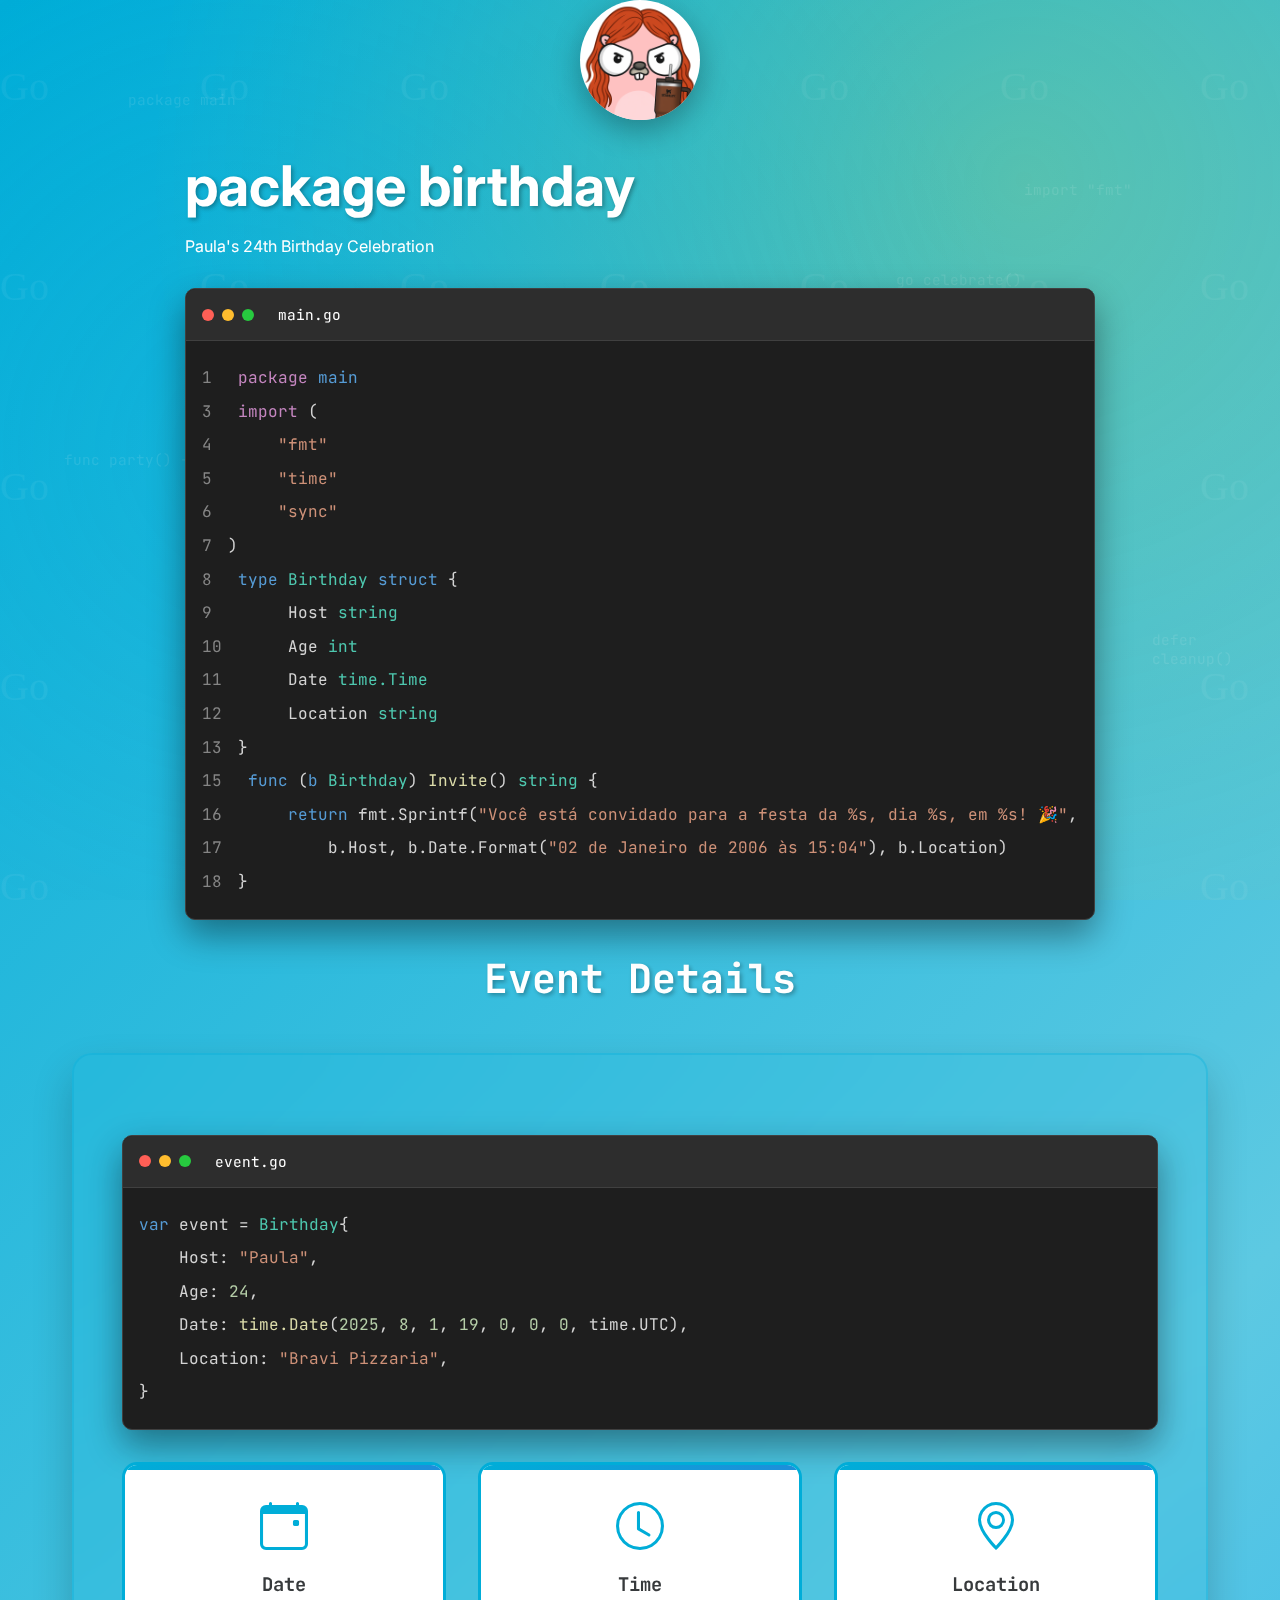
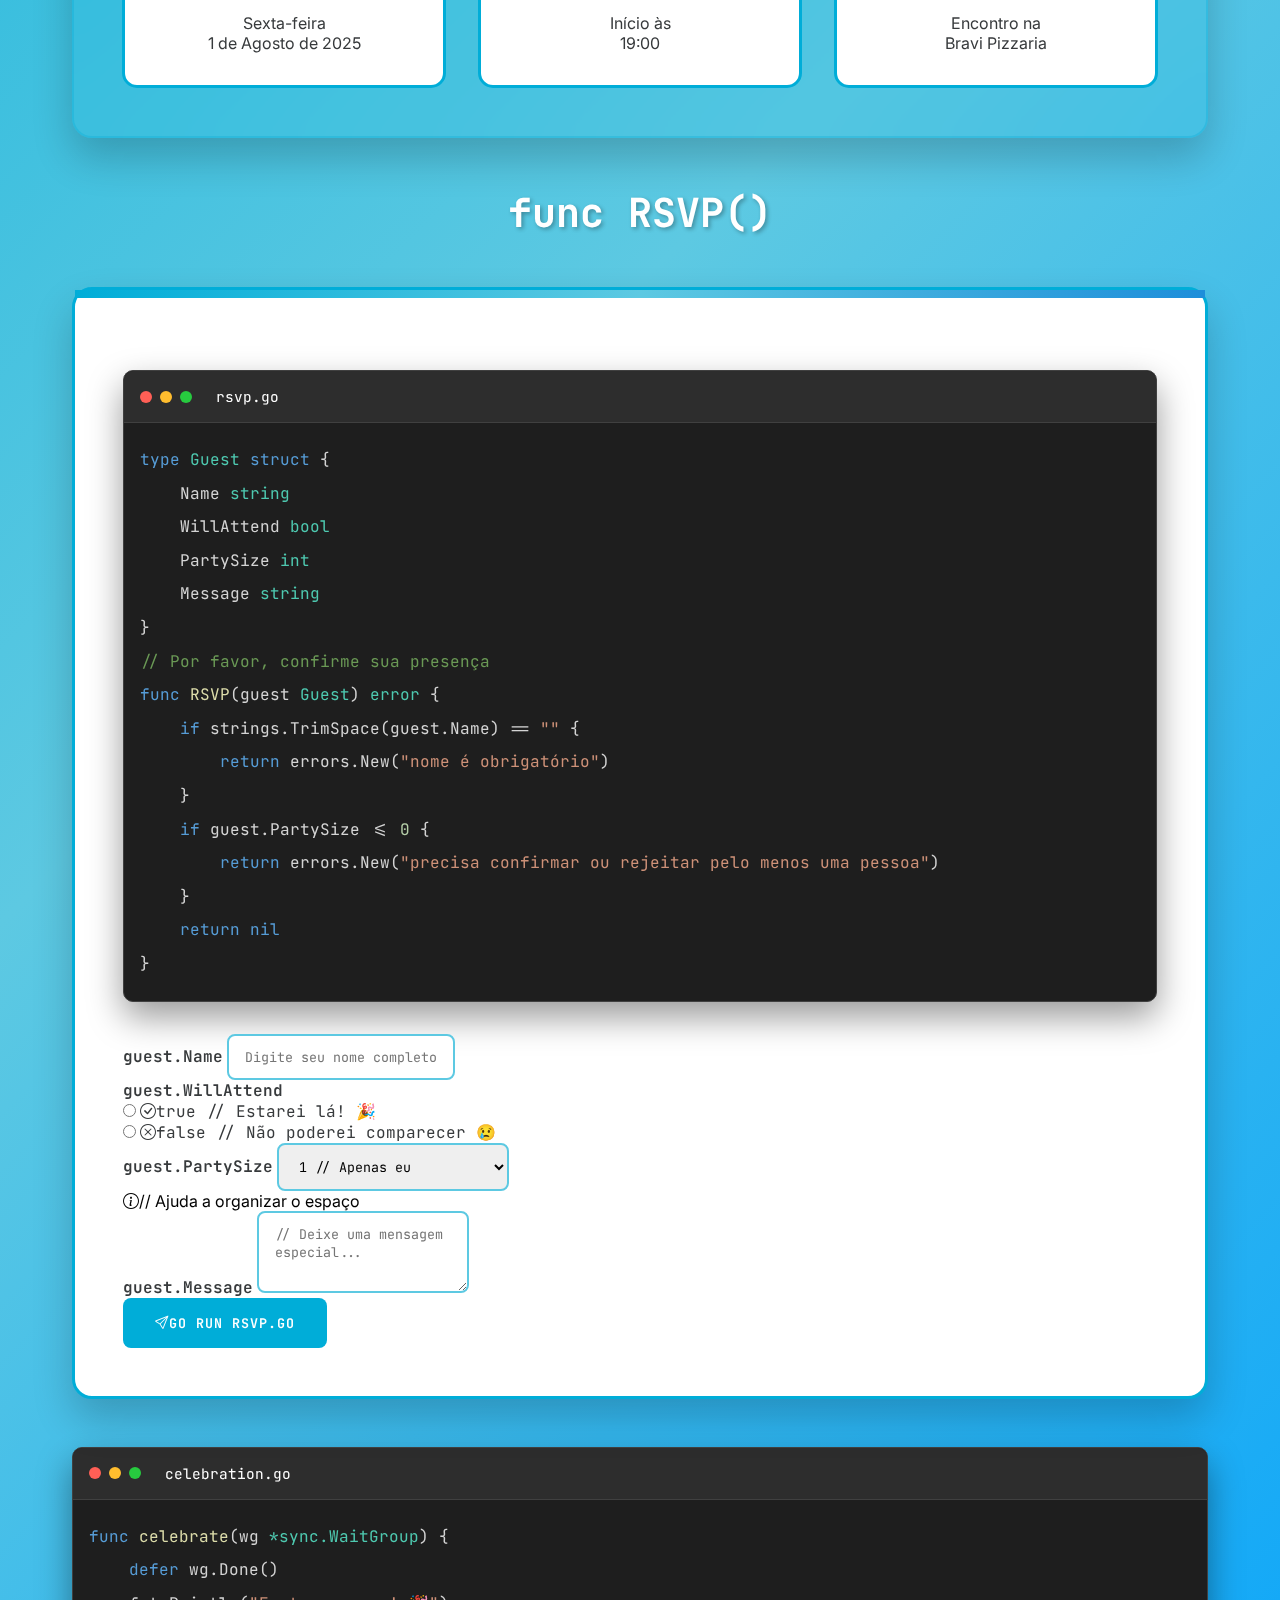
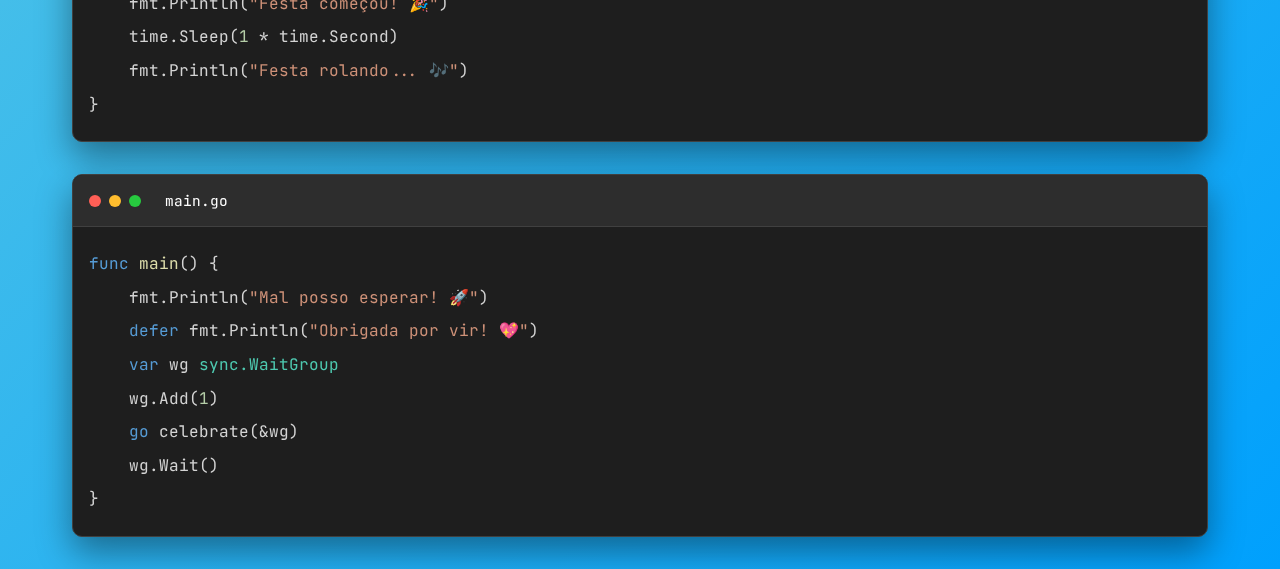
<file: index.html>
<!DOCTYPE html>
<html lang="pt-br">
<head>
    <meta charset="UTF-8">
    <meta name="viewport" content="width=device-width, initial-scale=1.0">
    <title>package main | Paula's Birthday</title>
    <link href="https://cdn.jsdelivr.net/npm/bootstrap@5.3.7/dist/css/bootstrap.min.css" rel="stylesheet" integrity="sha384-LN+7fdVzj6u52u30Kp6M/trliBMCMKTyK833zpbD+pXdCLuTusPj697FH4R/5mcr" crossorigin="anonymous">
    <link rel="stylesheet" href="https://cdn.jsdelivr.net/npm/bootstrap-icons@1.11.3/font/bootstrap-icons.min.css">
    <link rel="preconnect" href="https://fonts.googleapis.com">
    <link rel="preconnect" href="https://fonts.gstatic.com" crossorigin>
    <link href="https://fonts.googleapis.com/css2?family=JetBrains+Mono:wght@300;400;500;600;700&family=Inter:wght@300;400;500;600;700&display=swap" rel="stylesheet">
    <link rel="stylesheet" href="birthday.css">
</head>
<body>
    <div class="floating-gophers">
        <div class="floating-code" style="top: 10%; left: 10%; animation-delay: 0s;">package main</div>
        <div class="floating-code" style="top: 20%; left: 80%; animation-delay: 5s;">import "fmt"</div>
        <div class="floating-code" style="top: 50%; left: 5%; animation-delay: 10s;">func party() {</div>
        <div class="floating-code" style="top: 70%; left: 90%; animation-delay: 15s;">defer cleanup()</div>
        <div class="floating-code" style="top: 80%; left: 30%; animation-delay: 8s;">// Go celebrate!</div>
        <div class="floating-code" style="top: 30%; left: 70%; animation-delay: 12s;">go celebrate()</div>
        <div class="floating-code" style="top: 60%; left: 15%; animation-delay: 18s;">fmt.Println("🎉")</div>
        <div class="floating-code" style="top: 40%; left: 85%; animation-delay: 22s;">}</div>
    </div>

    <section class="hero-section">
        <div class="container-custom">
            <div class="hero-content">
                <div class="go-logo mt-5">
                    <img class="go-mascot" src="assets/img/paula-gopher.png">
                </div>
                <h1 class="text-center">package birthday</h1>
                <p class="lead mb-4 text-center">Paula's 24th Birthday Celebration</p>
                
                <div class="code-editor">
                    <div class="code-header">
                        <div class="code-dot red"></div>
                        <div class="code-dot yellow"></div>
                        <div class="code-dot green"></div>
                        <div class="code-filename">main.go</div>
                    </div>
                    <div class="code-content go-font">
                        <div class="code-line">
                            <span class="line-number">1</span>
                            <span class="go-package">package</span> <span class="go-keyword">main</span>
                        </div>
                        <div class="code-line">
                            <span class="line-number">3</span>
                            <span class="go-package">import</span> (
                        </div>
                        <div class="code-line">
                            <span class="line-number">4</span>
                            &nbsp;&nbsp;&nbsp;&nbsp;<span class="go-string">"fmt"</span>
                        </div>
                        <div class="code-line">
                            <span class="line-number">5</span>
                            &nbsp;&nbsp;&nbsp;&nbsp;<span class="go-string">"time"</span>
                        </div>
                        <div class="code-line">
                            <span class="line-number">6</span>
                            &nbsp;&nbsp;&nbsp;&nbsp;<span class="go-string">"sync"</span>
                        </div>
                        <div class="code-line">
                            <span class="line-number">7</span>)
                        </div>
                        <div class="code-line">
                            <span class="line-number">8</span>
                            <span class="go-keyword">type</span> <span class="go-type">Birthday</span> <span class="go-keyword">struct</span> {
                        </div>
                        <div class="code-line">
                            <span class="line-number">9</span>
                            &nbsp;&nbsp;&nbsp;&nbsp; Host <span class="go-type">string</span>
                        </div>
                        <div class="code-line">
                            <span class="line-number">10</span>
                            &nbsp;&nbsp;&nbsp;&nbsp;Age <span class="go-type">int</span> 
                        </div>
                        <div class="code-line">
                            <span class="line-number">11</span>
                            &nbsp;&nbsp;&nbsp;&nbsp;Date <span class="go-type">time.Time</span>
                        </div>
                        <div class="code-line">
                            <span class="line-number">12</span>
                            &nbsp;&nbsp;&nbsp;&nbsp;Location <span class="go-type">string</span> 
                        </div>
                        <div class="code-line">
                            <span class="line-number">13</span>}
                        </div>
                        <div class="code-line">
                            <span class="line-number">15</span>
                            <span class="go-keyword">func</span> (<span class="go-keyword">b</span> <span class="go-type">Birthday</span>) <span class="go-function">Invite</span>() <span class="go-type">string</span> {
                        </div>
                        <div class="code-line">
                            <span class="line-number">16</span>
                            &nbsp;&nbsp;&nbsp;&nbsp;<span class="go-keyword">return</span> fmt.Sprintf(<span class="go-string">"Você está convidado para a festa da %s, dia %s, em %s! 🎉"</span>,
                        </div>
                        <div class="code-line">
                            <span class="line-number">17</span>
                            &nbsp;&nbsp;&nbsp;&nbsp;&nbsp;&nbsp;&nbsp;&nbsp;b.Host, b.Date.Format(<span class="go-string">"02 de Janeiro de 2006 às 15:04"</span>), b.Location)
                        </div>
                        <div class="code-line">
                            <span class="line-number">18</span>}
                        </div>
                    </div>
                    
                </div>
            </div>
        </div>
    </section>

    <section class="py-5">
        <div class="container-custom">
            <h2 class="section-title">Event Details</h2>
            
            <div class="details-section">
                <div class="code-editor">
                    <div class="code-header">
                        <div class="code-dot red"></div>
                        <div class="code-dot yellow"></div>
                        <div class="code-dot green"></div>
                        <div class="code-filename">event.go</div>
                    </div>
                    <div class="code-content go-font">
                        <div class="code-line">
                            <span class="go-keyword">var</span> event = <span class="go-type">Birthday</span>{
                        </div>
                        <div class="code-line">
                            &nbsp;&nbsp;&nbsp;&nbsp;Host: <span class="go-string">"Paula"</span>,
                        </div>
                        <div class="code-line">
                            &nbsp;&nbsp;&nbsp;&nbsp;Age: <span class="go-number">24</span>,
                        </div>
                        <div class="code-line">
                            &nbsp;&nbsp;&nbsp;&nbsp;Date: <span class="go-function">time.Date</span>(<span class="go-number">2025</span>, <span class="go-number">8</span>, <span class="go-number">1</span>, <span class="go-number">19</span>, <span class="go-number">0</span>, <span class="go-number">0</span>, <span class="go-number">0</span>, time.UTC),
                        </div>
                        <div class="code-line">
                            &nbsp;&nbsp;&nbsp;&nbsp;Location: <span class="go-string">"Bravi Pizzaria"</span>,
                        </div>
                        <div class="code-line">
                            }
                        </div>
                    </div>
                    
                </div>
                
                <div class="details-grid">
                    <div class="detail-card">
                        <div class="detail-icon">
                            <i class="bi bi-calendar-event"></i>
                        </div>
                        <h3>Date</h3>
                        <p class="mb-1">Sexta-feira</p>
                        <p class="h5 mb-0">1 de Agosto de 2025</p>
                    </div>
                    
                    <div class="detail-card">
                        <div class="detail-icon">
                            <i class="bi bi-clock"></i>
                        </div>
                        <h3>Time</h3>
                        <p class="mb-1">Início às</p>
                        <p class="h5 mb-0">19:00</p>
                    </div>
                    
                    <div class="detail-card">
                        <div class="detail-icon">
                            <i class="bi bi-geo-alt"></i>
                        </div>
                        <h3>Location</h3>
                        <p class="mb-1">Encontro na</p>
                        <p class="h5 mb-0">Bravi Pizzaria</p>
                    </div>
                </div>
            </div>
        </div>
    </section>

    <section class="py-5">
        <div class="container-custom">
            <h2 class="section-title">func RSVP()</h2>
            
            <div class="form-container">
                <div class="code-editor mb-4">
                    <div class="code-header">
                        <div class="code-dot red"></div>
                        <div class="code-dot yellow"></div>
                        <div class="code-dot green"></div>
                        <div class="code-filename">rsvp.go</div>
                    </div>
                    <div class="code-content go-font">
                        <div class="code-line">
                            <span class="go-keyword">type</span> <span class="go-type">Guest</span> <span class="go-keyword">struct</span> {
                        </div>
                        <div class="code-line">
                            &nbsp;&nbsp;&nbsp;&nbsp;Name <span class="go-type">string</span>
                        </div>
                        <div class="code-line">
                            &nbsp;&nbsp;&nbsp;&nbsp;WillAttend <span class="go-type">bool</span>
                        </div>
                        <div class="code-line">
                            &nbsp;&nbsp;&nbsp;&nbsp;PartySize <span class="go-type">int</span>
                        </div>
                        <div class="code-line">
                            &nbsp;&nbsp;&nbsp;&nbsp;Message <span class="go-type">string</span>
                        </div>
                        <div class="code-line">
                            }
                        </div>
                        <div class="code-line">
                            <span class="go-comment">// Por favor, confirme sua presença</span>
                        </div>
                        <div class="code-line">
                            <span class="go-keyword">func</span> <span class="go-function">RSVP</span>(guest <span class="go-type">Guest</span>) <span class="go-type">error</span> {
                        </div>
                        <div class="code-line">
                            &nbsp;&nbsp;&nbsp;&nbsp;<span class="go-keyword">if</span> strings.TrimSpace(guest.Name) == <span class="go-string">""</span> {
                        </div>
                        <div class="code-line">
                            &nbsp;&nbsp;&nbsp;&nbsp;&nbsp;&nbsp;&nbsp;&nbsp;<span class="go-keyword">return</span> errors.New(<span class="go-string">"nome é obrigatório"</span>)
                        </div>
                        <div class="code-line">
                            &nbsp;&nbsp;&nbsp;&nbsp;}
                        </div>
                        <div class="code-line">
                            &nbsp;&nbsp;&nbsp;&nbsp;<span class="go-keyword">if</span> guest.PartySize <= <span class="go-number">0</span> {
                        </div>
                        <div class="code-line">
                            &nbsp;&nbsp;&nbsp;&nbsp;&nbsp;&nbsp;&nbsp;&nbsp;<span class="go-keyword">return</span> errors.New(<span class="go-string">"precisa confirmar ou rejeitar pelo menos uma pessoa"</span>)
                        </div>
                        <div class="code-line">
                            &nbsp;&nbsp;&nbsp;&nbsp;}
                        </div>
                        <div class="code-line">
                            &nbsp;&nbsp;&nbsp;&nbsp;<span class="go-keyword">return</span> <span class="go-keyword">nil</span>
                        </div>
                        <div class="code-line">
                            }
                        </div>
                    </div>
                    
                </div>
                
                <form id="rsvp-form" >
                    <div class="mb-4">
                        <label for="nome" class="form-label">guest.Name</label>
                        <input type="text" class="form-control" id="nome" name="nome" required placeholder="Digite seu nome completo...">
                    </div>
                
                    <div class="mb-4">
                        <label class="form-label">guest.WillAttend</label>
                        <div class="form-check mb-2">
                            <input class="form-check-input" type="radio" name="confirmacao" id="vai_sim" value="true" required>
                            <label class="form-check-label" for="vai_sim">
                                <i class="bi bi-check-circle text-success me-2"></i>true // Estarei lá! 🎉
                            </label>
                        </div>
                        <div class="form-check">
                            <input class="form-check-input" type="radio" name="confirmacao" id="vai_nao" value="false" required>
                            <label class="form-check-label" for="vai_nao">
                                <i class="bi bi-x-circle text-danger me-2"></i>false // Não poderei comparecer 😢
                            </label>
                        </div>
                    </div>
                
                    <div class="mb-4">
                        <label for="acompanhantes" class="form-label">guest.PartySize</label>
                        <select class="form-select" name="total_de_pessoas" id="acompanhantes">
                            <option value="1">1 // Apenas eu</option>
                            <option value="2">2 // Eu + acompanhante</option>
                        </select>
                        <div class="form-text text-muted">
                            <i class="bi bi-info-circle me-1"></i>// Ajuda a organizar o espaço
                        </div>
                    </div>
                
                    <div class="mb-4">
                        <label for="mensagem" class="form-label">guest.Message</label>
                        <textarea class="form-control" id="mensagem" name="mensagem" rows="3" placeholder="// Deixe uma mensagem especial..."></textarea>
                    </div>
                
                    <div class="d-grid">
                        <button type="submit" class="btn btn-go btn-lg">
                            <i class="bi bi-send me-2"></i>go run rsvp.go
                        </button>
                    </div>
                </form>
            </div>
        </div>
    </section>

    <footer class="text-center py-5">
        <div class="container-custom">
            <div class="code-editor mt-4">
                <div class="code-header">
                    <div class="code-dot red"></div>
                    <div class="code-dot yellow"></div>
                    <div class="code-dot green"></div>
                    <div class="code-filename">celebration.go</div>
                </div>
                <div class="code-content go-font">
                    <div class="code-line">
                        <span class="go-keyword">func</span> <span class="go-function">celebrate</span>(wg <span class="go-type">*</span><span class="go-type">sync.WaitGroup</span>) {
                    </div>
                    <div class="code-line">
                        &nbsp;&nbsp;&nbsp;&nbsp;<span class="go-keyword">defer</span> wg.Done()
                    </div>
                    <div class="code-line">
                        &nbsp;&nbsp;&nbsp;&nbsp;fmt.Println(<span class="go-string">"Festa começou! 🎉"</span>)
                    </div>
                    <div class="code-line">
                        &nbsp;&nbsp;&nbsp;&nbsp;time.Sleep(<span class="go-number">1</span> * time.Second)
                    </div>
                    <div class="code-line">
                        &nbsp;&nbsp;&nbsp;&nbsp;fmt.Println(<span class="go-string">"Festa rolando... 🎶"</span>)
                    </div>
                    <div class="code-line">
                        }
                    </div>
                </div>
            </div>
            
            <div class="code-editor">
                <div class="code-header">
                    <div class="code-dot red"></div>
                    <div class="code-dot yellow"></div>
                    <div class="code-dot green"></div>
                    <div class="code-filename">main.go</div>
                </div>
                <div class="code-content go-font">
                    <div class="code-line">
                        <span class="go-keyword">func</span> <span class="go-function">main</span>() {
                    </div>
                    <div class="code-line">
                        &nbsp;&nbsp;&nbsp;&nbsp;fmt.Println(<span class="go-string">"Mal posso esperar! 🚀"</span>)
                    </div>
                    <div class="code-line">
                        &nbsp;&nbsp;&nbsp;&nbsp;<span class="go-keyword">defer</span> fmt.Println(<span class="go-string">"Obrigada por vir! 💖"</span>)
                    </div>
                    <div class="code-line">
                        &nbsp;&nbsp;&nbsp;&nbsp;<span class="go-keyword">var</span> wg <span class="go-type">sync.WaitGroup</span>
                    </div>
                    <div class="code-line">
                        &nbsp;&nbsp;&nbsp;&nbsp;wg.Add(<span class="go-number">1</span>)
                    </div>
                    <div class="code-line">
                        &nbsp;&nbsp;&nbsp;&nbsp;<span class="go-keyword">go</span> celebrate(&wg)
                    </div>
                    <div class="code-line">
                        &nbsp;&nbsp;&nbsp;&nbsp;wg.Wait()
                    </div>
                    <div class="code-line">
                        }
                    </div>
                </div>                
            </div>
        </div>
    </footer>

    <script src="https://cdn.jsdelivr.net/npm/@popperjs/core@2.11.8/dist/umd/popper.min.js" integrity="sha384-I7E8VVD/ismYTF4hNIPjVp/Zjvgyol6VFvRkX/vR+Vc4jQkC+hVqc2pM8ODewa9r" crossorigin="anonymous"></script>
    <script src="https://cdn.jsdelivr.net/npm/bootstrap@5.3.7/dist/js/bootstrap.min.js" integrity="sha384-7qAoOXltbVP82dhxHAUje59V5r2YsVfBafyUDc1ERo0BZlK" crossorigin="anonymous"></script>
    <script src="birthday.js"></script>
</body>
</html>
</file>
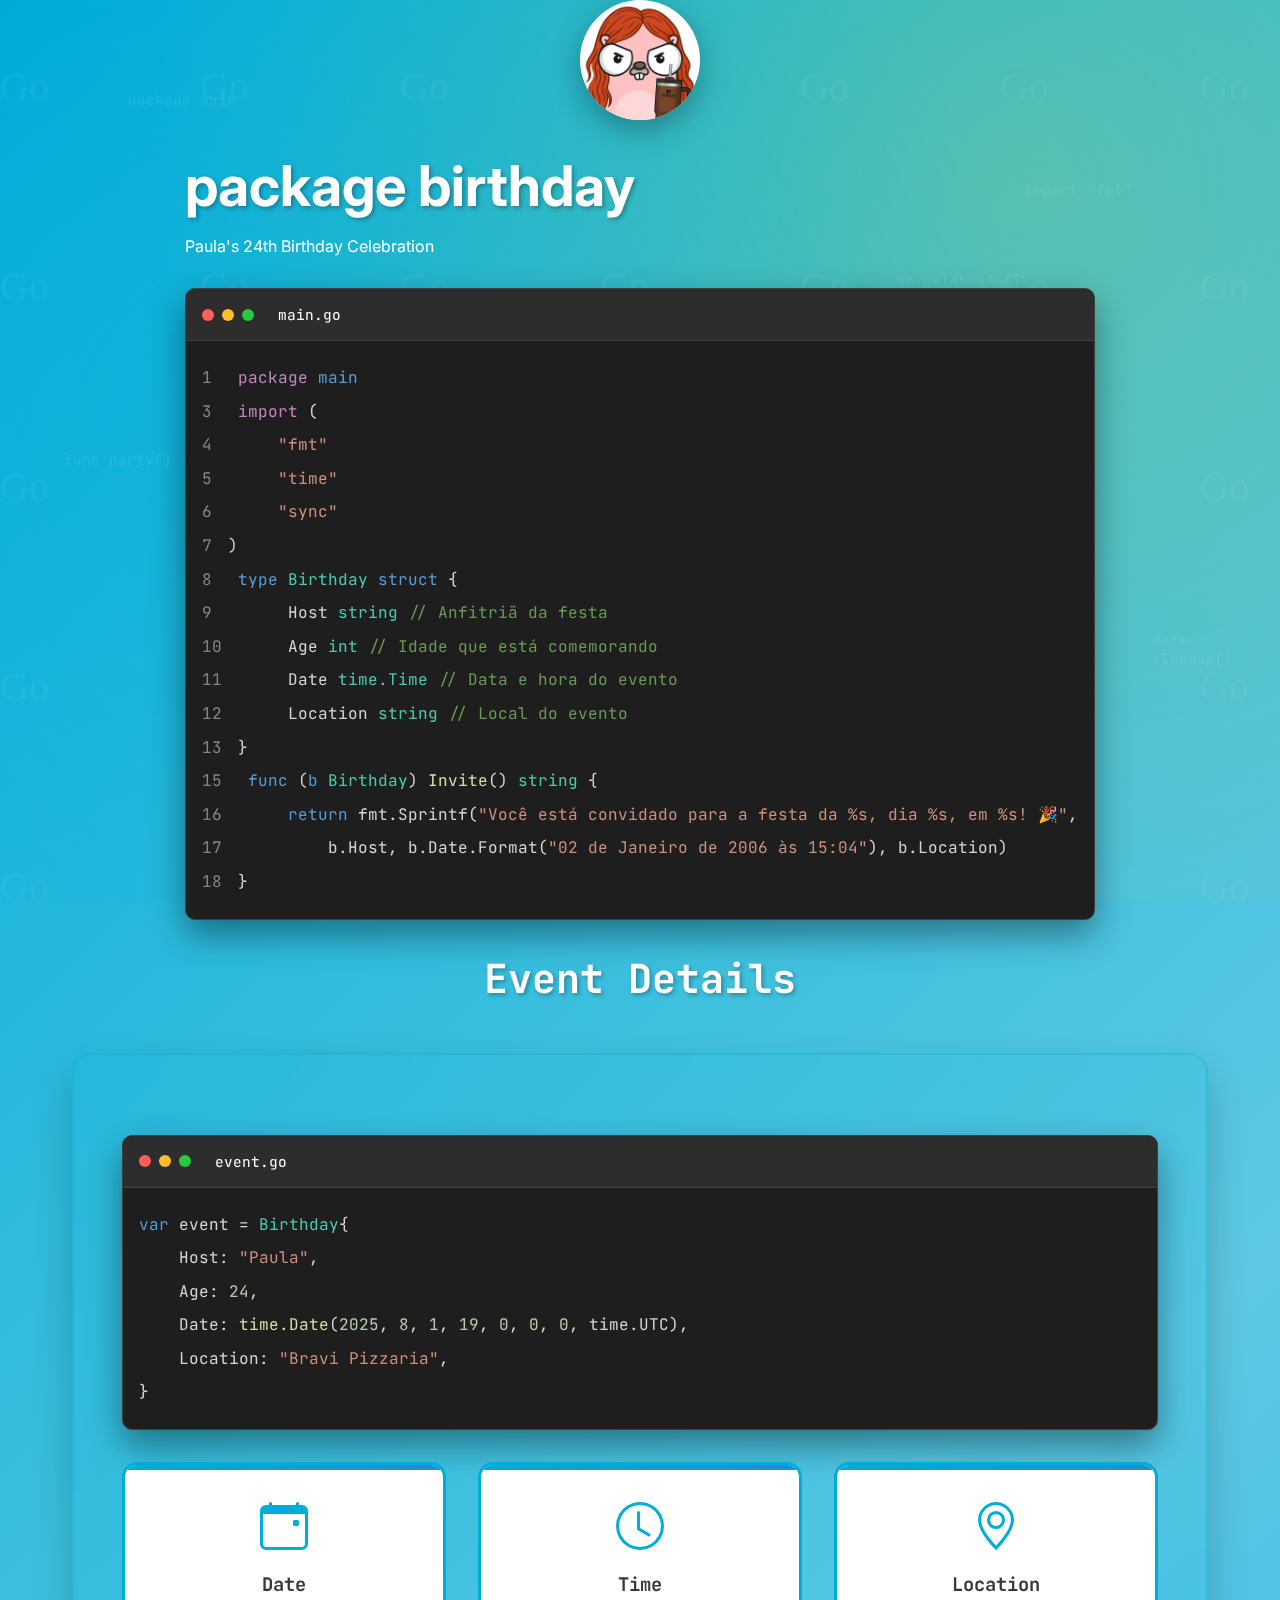
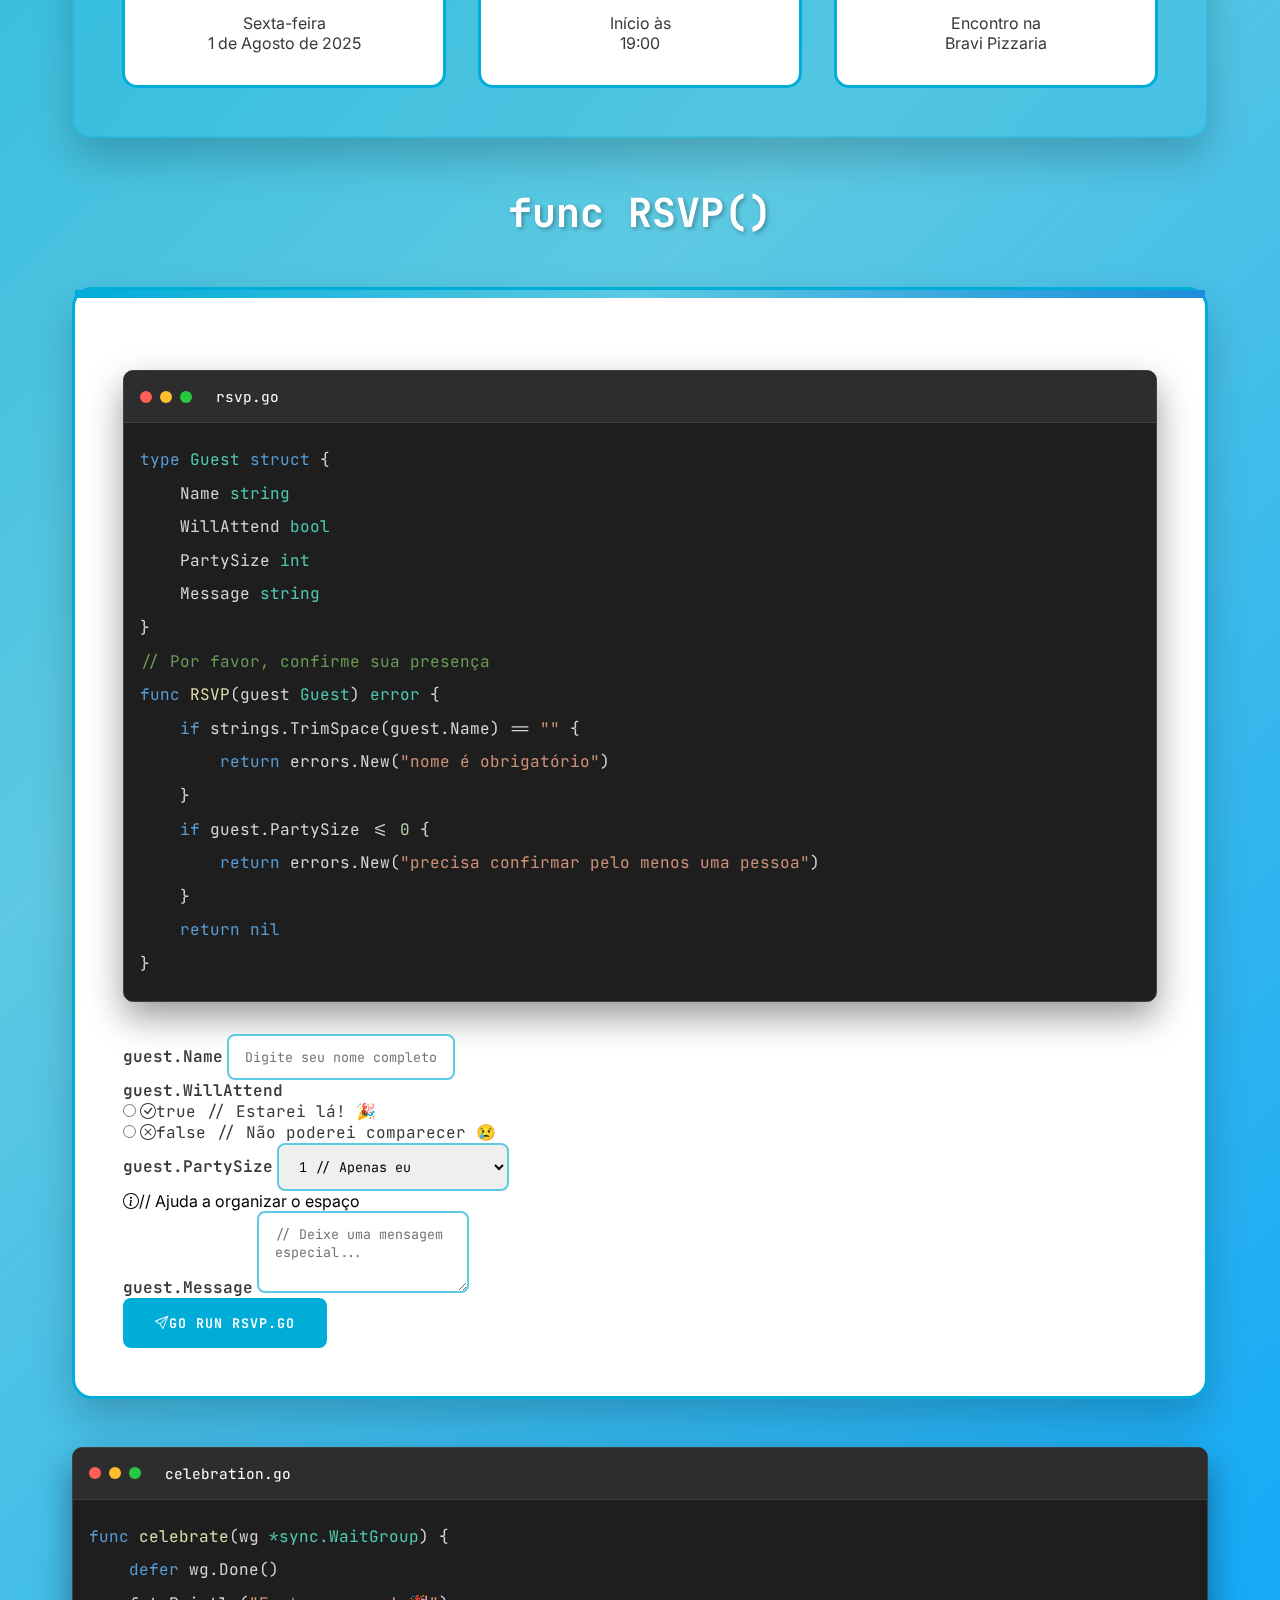
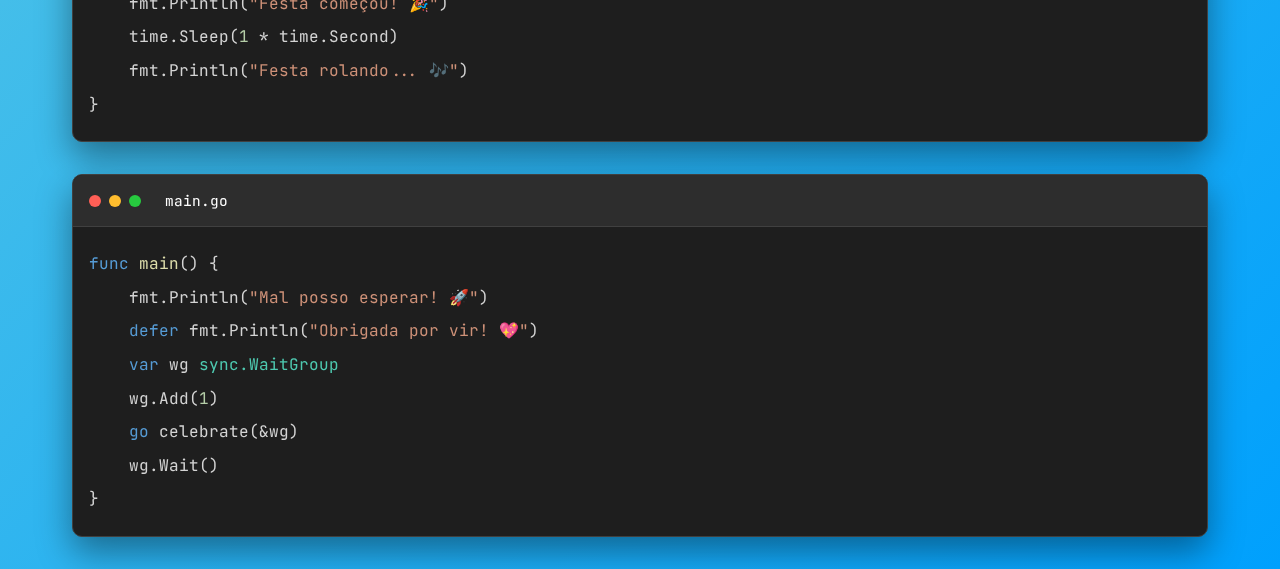
<file: birthday.html>
<!DOCTYPE html>
<html lang="pt-br">
<head>
    <meta charset="UTF-8">
    <meta name="viewport" content="width=device-width, initial-scale=1.0">
    <title>package main | Paula's Birthday</title>
    <link href="https://cdn.jsdelivr.net/npm/bootstrap@5.3.7/dist/css/bootstrap.min.css" rel="stylesheet" integrity="sha384-LN+7fdVzj6u52u30Kp6M/trliBMCMKTyK833zpbD+pXdCLuTusPj697FH4R/5mcr" crossorigin="anonymous">
    <link rel="stylesheet" href="https://cdn.jsdelivr.net/npm/bootstrap-icons@1.11.3/font/bootstrap-icons.min.css">
    <link rel="preconnect" href="https://fonts.googleapis.com">
    <link rel="preconnect" href="https://fonts.gstatic.com" crossorigin>
    <link href="https://fonts.googleapis.com/css2?family=JetBrains+Mono:wght@300;400;500;600;700&family=Inter:wght@300;400;500;600;700&display=swap" rel="stylesheet">
    <link rel="stylesheet" href="birthday.css">
</head>
<body>
    <div class="floating-gophers">
        <div class="floating-code" style="top: 10%; left: 10%; animation-delay: 0s;">package main</div>
        <div class="floating-code" style="top: 20%; left: 80%; animation-delay: 5s;">import "fmt"</div>
        <div class="floating-code" style="top: 50%; left: 5%; animation-delay: 10s;">func party() {</div>
        <div class="floating-code" style="top: 70%; left: 90%; animation-delay: 15s;">defer cleanup()</div>
        <div class="floating-code" style="top: 80%; left: 30%; animation-delay: 8s;">// Go celebrate!</div>
        <div class="floating-code" style="top: 30%; left: 70%; animation-delay: 12s;">go celebrate()</div>
        <div class="floating-code" style="top: 60%; left: 15%; animation-delay: 18s;">fmt.Println("🎉")</div>
        <div class="floating-code" style="top: 40%; left: 85%; animation-delay: 22s;">}</div>
    </div>

    <section class="hero-section">
        <div class="container-custom">
            <div class="hero-content">
                <div class="go-logo mt-5">
                    <img class="go-mascot" src="/assets/img/paula-gopher.png">
                </div>
                <h1 class="text-center">package birthday</h1>
                <p class="lead mb-4 text-center">Paula's 24th Birthday Celebration</p>
                
                <div class="code-editor">
                    <div class="code-header">
                        <div class="code-dot red"></div>
                        <div class="code-dot yellow"></div>
                        <div class="code-dot green"></div>
                        <div class="code-filename">main.go</div>
                    </div>
                    <div class="code-content go-font">
                        <div class="code-line">
                            <span class="line-number">1</span>
                            <span class="go-package">package</span> <span class="go-keyword">main</span>
                        </div>
                        <div class="code-line">
                            <span class="line-number">3</span>
                            <span class="go-package">import</span> (
                        </div>
                        <div class="code-line">
                            <span class="line-number">4</span>
                            &nbsp;&nbsp;&nbsp;&nbsp;<span class="go-string">"fmt"</span>
                        </div>
                        <div class="code-line">
                            <span class="line-number">5</span>
                            &nbsp;&nbsp;&nbsp;&nbsp;<span class="go-string">"time"</span>
                        </div>
                        <div class="code-line">
                            <span class="line-number">6</span>
                            &nbsp;&nbsp;&nbsp;&nbsp;<span class="go-string">"sync"</span>
                        </div>
                        <div class="code-line">
                            <span class="line-number">7</span>)
                        </div>
                        <div class="code-line">
                            <span class="line-number">8</span>
                            <span class="go-keyword">type</span> <span class="go-type">Birthday</span> <span class="go-keyword">struct</span> {
                        </div>
                        <div class="code-line">
                            <span class="line-number">9</span>
                            &nbsp;&nbsp;&nbsp;&nbsp; Host <span class="go-type">string</span> <span class="go-comment">// Anfitriã da festa</span>
                        </div>
                        <div class="code-line">
                            <span class="line-number">10</span>
                            &nbsp;&nbsp;&nbsp;&nbsp;Age <span class="go-type">int</span> <span class="go-comment">// Idade que está comemorando</span>
                        </div>
                        <div class="code-line">
                            <span class="line-number">11</span>
                            &nbsp;&nbsp;&nbsp;&nbsp;Date <span class="go-type">time.Time</span> <span class="go-comment">// Data e hora do evento</span>
                        </div>
                        <div class="code-line">
                            <span class="line-number">12</span>
                            &nbsp;&nbsp;&nbsp;&nbsp;Location <span class="go-type">string</span> <span class="go-comment">// Local do evento</span>
                        </div>
                        <div class="code-line">
                            <span class="line-number">13</span>}
                        </div>
                        <div class="code-line">
                            <span class="line-number">15</span>
                            <span class="go-keyword">func</span> (<span class="go-keyword">b</span> <span class="go-type">Birthday</span>) <span class="go-function">Invite</span>() <span class="go-type">string</span> {
                        </div>
                        <div class="code-line">
                            <span class="line-number">16</span>
                            &nbsp;&nbsp;&nbsp;&nbsp;<span class="go-keyword">return</span> fmt.Sprintf(<span class="go-string">"Você está convidado para a festa da %s, dia %s, em %s! 🎉"</span>,
                        </div>
                        <div class="code-line">
                            <span class="line-number">17</span>
                            &nbsp;&nbsp;&nbsp;&nbsp;&nbsp;&nbsp;&nbsp;&nbsp;b.Host, b.Date.Format(<span class="go-string">"02 de Janeiro de 2006 às 15:04"</span>), b.Location)
                        </div>
                        <div class="code-line">
                            <span class="line-number">18</span>}
                        </div>
                    </div>
                    
                </div>
            </div>
        </div>
    </section>

    <section class="py-5">
        <div class="container-custom">
            <h2 class="section-title">Event Details</h2>
            
            <div class="details-section">
                <div class="code-editor">
                    <div class="code-header">
                        <div class="code-dot red"></div>
                        <div class="code-dot yellow"></div>
                        <div class="code-dot green"></div>
                        <div class="code-filename">event.go</div>
                    </div>
                    <div class="code-content go-font">
                        <div class="code-line">
                            <span class="go-keyword">var</span> event = <span class="go-type">Birthday</span>{
                        </div>
                        <div class="code-line">
                            &nbsp;&nbsp;&nbsp;&nbsp;Host: <span class="go-string">"Paula"</span>,
                        </div>
                        <div class="code-line">
                            &nbsp;&nbsp;&nbsp;&nbsp;Age: <span class="go-number">24</span>,
                        </div>
                        <div class="code-line">
                            &nbsp;&nbsp;&nbsp;&nbsp;Date: <span class="go-function">time.Date</span>(<span class="go-number">2025</span>, <span class="go-number">8</span>, <span class="go-number">1</span>, <span class="go-number">19</span>, <span class="go-number">0</span>, <span class="go-number">0</span>, <span class="go-number">0</span>, time.UTC),
                        </div>
                        <div class="code-line">
                            &nbsp;&nbsp;&nbsp;&nbsp;Location: <span class="go-string">"Bravi Pizzaria"</span>,
                        </div>
                        <div class="code-line">
                            }
                        </div>
                    </div>
                    
                </div>
                
                <div class="details-grid">
                    <div class="detail-card">
                        <div class="detail-icon">
                            <i class="bi bi-calendar-event"></i>
                        </div>
                        <h3>Date</h3>
                        <p class="mb-1">Sexta-feira</p>
                        <p class="h5 mb-0">1 de Agosto de 2025</p>
                    </div>
                    
                    <div class="detail-card">
                        <div class="detail-icon">
                            <i class="bi bi-clock"></i>
                        </div>
                        <h3>Time</h3>
                        <p class="mb-1">Início às</p>
                        <p class="h5 mb-0">19:00</p>
                    </div>
                    
                    <div class="detail-card">
                        <div class="detail-icon">
                            <i class="bi bi-geo-alt"></i>
                        </div>
                        <h3>Location</h3>
                        <p class="mb-1">Encontro na</p>
                        <p class="h5 mb-0">Bravi Pizzaria</p>
                    </div>
                </div>
            </div>
        </div>
    </section>

    <section class="py-5">
        <div class="container-custom">
            <h2 class="section-title">func RSVP()</h2>
            
            <div class="form-container">
                <div class="code-editor mb-4">
                    <div class="code-header">
                        <div class="code-dot red"></div>
                        <div class="code-dot yellow"></div>
                        <div class="code-dot green"></div>
                        <div class="code-filename">rsvp.go</div>
                    </div>
                    <div class="code-content go-font">
                        <div class="code-line">
                            <span class="go-keyword">type</span> <span class="go-type">Guest</span> <span class="go-keyword">struct</span> {
                        </div>
                        <div class="code-line">
                            &nbsp;&nbsp;&nbsp;&nbsp;Name <span class="go-type">string</span>
                        </div>
                        <div class="code-line">
                            &nbsp;&nbsp;&nbsp;&nbsp;WillAttend <span class="go-type">bool</span>
                        </div>
                        <div class="code-line">
                            &nbsp;&nbsp;&nbsp;&nbsp;PartySize <span class="go-type">int</span>
                        </div>
                        <div class="code-line">
                            &nbsp;&nbsp;&nbsp;&nbsp;Message <span class="go-type">string</span>
                        </div>
                        <div class="code-line">
                            }
                        </div>
                        <div class="code-line">
                            <span class="go-comment">// Por favor, confirme sua presença</span>
                        </div>
                        <div class="code-line">
                            <span class="go-keyword">func</span> <span class="go-function">RSVP</span>(guest <span class="go-type">Guest</span>) <span class="go-type">error</span> {
                        </div>
                        <div class="code-line">
                            &nbsp;&nbsp;&nbsp;&nbsp;<span class="go-keyword">if</span> strings.TrimSpace(guest.Name) == <span class="go-string">""</span> {
                        </div>
                        <div class="code-line">
                            &nbsp;&nbsp;&nbsp;&nbsp;&nbsp;&nbsp;&nbsp;&nbsp;<span class="go-keyword">return</span> errors.New(<span class="go-string">"nome é obrigatório"</span>)
                        </div>
                        <div class="code-line">
                            &nbsp;&nbsp;&nbsp;&nbsp;}
                        </div>
                        <div class="code-line">
                            &nbsp;&nbsp;&nbsp;&nbsp;<span class="go-keyword">if</span> guest.PartySize <= <span class="go-number">0</span> {
                        </div>
                        <div class="code-line">
                            &nbsp;&nbsp;&nbsp;&nbsp;&nbsp;&nbsp;&nbsp;&nbsp;<span class="go-keyword">return</span> errors.New(<span class="go-string">"precisa confirmar pelo menos uma pessoa"</span>)
                        </div>
                        <div class="code-line">
                            &nbsp;&nbsp;&nbsp;&nbsp;}
                        </div>
                        <div class="code-line">
                            &nbsp;&nbsp;&nbsp;&nbsp;<span class="go-keyword">return</span> <span class="go-keyword">nil</span>
                        </div>
                        <div class="code-line">
                            }
                        </div>
                    </div>
                    
                </div>
                
                <form id="rsvp-form" >
                    <div class="mb-4">
                        <label for="nome" class="form-label">guest.Name</label>
                        <input type="text" class="form-control" id="nome" name="nome" required placeholder="Digite seu nome completo...">
                    </div>
                
                    <div class="mb-4">
                        <label class="form-label">guest.WillAttend</label>
                        <div class="form-check mb-2">
                            <input class="form-check-input" type="radio" name="confirmacao" id="vai_sim" value="true" required>
                            <label class="form-check-label" for="vai_sim">
                                <i class="bi bi-check-circle text-success me-2"></i>true // Estarei lá! 🎉
                            </label>
                        </div>
                        <div class="form-check">
                            <input class="form-check-input" type="radio" name="confirmacao" id="vai_nao" value="false" required>
                            <label class="form-check-label" for="vai_nao">
                                <i class="bi bi-x-circle text-danger me-2"></i>false // Não poderei comparecer 😢
                            </label>
                        </div>
                    </div>
                
                    <div class="mb-4">
                        <label for="acompanhantes" class="form-label">guest.PartySize</label>
                        <select class="form-select" name="total_de_pessoas" id="acompanhantes">
                            <option value="1">1 // Apenas eu</option>
                            <option value="2">2 // Eu + acompanhante</option>
                        </select>
                        <div class="form-text text-muted">
                            <i class="bi bi-info-circle me-1"></i>// Ajuda a organizar o espaço
                        </div>
                    </div>
                
                    <div class="mb-4">
                        <label for="mensagem" class="form-label">guest.Message</label>
                        <textarea class="form-control" id="mensagem" name="mensagem" rows="3" placeholder="// Deixe uma mensagem especial..."></textarea>
                    </div>
                
                    <div class="d-grid">
                        <button type="submit" class="btn btn-go btn-lg">
                            <i class="bi bi-send me-2"></i>go run rsvp.go
                        </button>
                    </div>
                </form>
            </div>
        </div>
    </section>

    <footer class="text-center py-5">
        <div class="container-custom">
            <div class="code-editor mt-4">
                <div class="code-header">
                    <div class="code-dot red"></div>
                    <div class="code-dot yellow"></div>
                    <div class="code-dot green"></div>
                    <div class="code-filename">celebration.go</div>
                </div>
                <div class="code-content go-font">
                    <div class="code-line">
                        <span class="go-keyword">func</span> <span class="go-function">celebrate</span>(wg <span class="go-type">*</span><span class="go-type">sync.WaitGroup</span>) {
                    </div>
                    <div class="code-line">
                        &nbsp;&nbsp;&nbsp;&nbsp;<span class="go-keyword">defer</span> wg.Done()
                    </div>
                    <div class="code-line">
                        &nbsp;&nbsp;&nbsp;&nbsp;fmt.Println(<span class="go-string">"Festa começou! 🎉"</span>)
                    </div>
                    <div class="code-line">
                        &nbsp;&nbsp;&nbsp;&nbsp;time.Sleep(<span class="go-number">1</span> * time.Second)
                    </div>
                    <div class="code-line">
                        &nbsp;&nbsp;&nbsp;&nbsp;fmt.Println(<span class="go-string">"Festa rolando... 🎶"</span>)
                    </div>
                    <div class="code-line">
                        }
                    </div>
                </div>
            </div>
            
            <div class="code-editor">
                <div class="code-header">
                    <div class="code-dot red"></div>
                    <div class="code-dot yellow"></div>
                    <div class="code-dot green"></div>
                    <div class="code-filename">main.go</div>
                </div>
                <div class="code-content go-font">
                    <div class="code-line">
                        <span class="go-keyword">func</span> <span class="go-function">main</span>() {
                    </div>
                    <div class="code-line">
                        &nbsp;&nbsp;&nbsp;&nbsp;fmt.Println(<span class="go-string">"Mal posso esperar! 🚀"</span>)
                    </div>
                    <div class="code-line">
                        &nbsp;&nbsp;&nbsp;&nbsp;<span class="go-keyword">defer</span> fmt.Println(<span class="go-string">"Obrigada por vir! 💖"</span>)
                    </div>
                    <div class="code-line">
                        &nbsp;&nbsp;&nbsp;&nbsp;<span class="go-keyword">var</span> wg <span class="go-type">sync.WaitGroup</span>
                    </div>
                    <div class="code-line">
                        &nbsp;&nbsp;&nbsp;&nbsp;wg.Add(<span class="go-number">1</span>)
                    </div>
                    <div class="code-line">
                        &nbsp;&nbsp;&nbsp;&nbsp;<span class="go-keyword">go</span> celebrate(&wg)
                    </div>
                    <div class="code-line">
                        &nbsp;&nbsp;&nbsp;&nbsp;wg.Wait()
                    </div>
                    <div class="code-line">
                        }
                    </div>
                </div>                
            </div>
        </div>
    </footer>

    <script src="https://cdn.jsdelivr.net/npm/@popperjs/core@2.11.8/dist/umd/popper.min.js" integrity="sha384-I7E8VVD/ismYTF4hNIPjVp/Zjvgyol6VFvRkX/vR+Vc4jQkC+hVqc2pM8ODewa9r" crossorigin="anonymous"></script>
    <script src="https://cdn.jsdelivr.net/npm/bootstrap@5.3.7/dist/js/bootstrap.min.js" integrity="sha384-7qAoOXltbVP82dhxHAUje59V5r2YsVfBafyUDc1ERo0BZlK" crossorigin="anonymous"></script>
    <script src="/birthday.js"></script>
</body>
</html>
</file>
<file: birthday.css>
:root {
    --go-blue: #00ADD8;
    --go-light-blue: #5DC9E2;
    --go-dark-blue: #007d9c;
    --go-yellow: #1e8eda;
    --go-black: #000000;
    --go-white: #FFFFFF;
    --go-gray: #373A3C;
    --go-light-gray: #F8F9FA;
    --code-bg: #1e1e1e;
    --code-border: #404040;
    --glass-bg: rgba(0, 173, 216, 0.1);
    --glass-border: rgba(0, 173, 216, 0.3);
}

* {
    margin: 0;
    padding: 0;
    box-sizing: border-box;
}

body {
    font-family: 'Inter', sans-serif;
    background: linear-gradient(135deg, #00ADD8 0%, #5DC9E2 50%, #00a0fd 100%);
    min-height: 100vh;
    position: relative;
    overflow-x: hidden;
}

body::before {
    content: '';
    position: fixed;
    top: 0;
    left: 0;
    width: 100%;
    height: 100%;
    background: 
        url('data:image/svg+xml,<svg xmlns="http://www.w3.org/2000/svg" viewBox="0 0 100 100"><text y="50" font-size="20" fill="rgba(255,255,255,0.05)">Go</text></svg>'),
        radial-gradient(circle at 20% 50%, rgba(0, 173, 216, 0.2) 0%, transparent 70%),
        radial-gradient(circle at 80% 20%, rgba(253, 221, 0, 0.2) 0%, transparent 70%);
    background-size: 200px 200px, 100% 100%, 100% 100%;
    pointer-events: none;
    z-index: -1;
}

.go-font {
    font-family: 'JetBrains Mono', monospace;
}

.glass-card {
    background: var(--glass-bg);
    backdrop-filter: blur(20px);
    border: 2px solid var(--glass-border);
    border-radius: 15px;
    box-shadow: 0 20px 40px rgba(0, 0, 0, 0.2);
}

.hero-section {
    min-height: 100vh;
    display: flex;
    align-items: center;
    justify-content: center;
    color: var(--go-white);
    position: relative;
}

.go-logo {
    width: 120px;
    height: 120px;
    margin: 0 auto 2rem;
    background: var(--go-white);
    border-radius: 50%;
    display: flex;
    align-items: center;
    justify-content: center;
    font-size: 3rem;
    font-weight: bold;
    color: var(--go-blue);
    box-shadow: 0 10px 30px rgba(0, 0, 0, 0.3);
    animation: gopher-bounce 2s ease-in-out infinite;
}

@keyframes gopher-bounce {
    0%, 100% { transform: translateY(0px); }
    50% { transform: translateY(-10px); }
}

.hero-content h1 {
    font-size: 3.5rem;
    font-weight: 700;
    margin-bottom: 1rem;
    text-shadow: 2px 2px 4px rgba(0, 0, 0, 0.3);
}

.code-editor {
    background: var(--code-bg);
    border-radius: 10px;
    padding: 0;
    margin: 2rem 0;
    border: 1px solid var(--code-border);
    box-shadow: 0 15px 35px rgba(0, 0, 0, 0.4);
    overflow: hidden;
}

.code-header {
    background: #2d2d2d;
    padding: 1rem;
    border-bottom: 1px solid var(--code-border);
    display: flex;
    align-items: center;
    gap: 0.5rem;
}

.code-dot {
    width: 12px;
    height: 12px;
    border-radius: 50%;
}

.code-dot.red { background: #ff5f56; }
.code-dot.yellow { background: #ffbd2e; }
.code-dot.green { background: #27ca3f; }

.code-filename {
    margin-left: 1rem;
    color: #ffffff;
    font-family: 'JetBrains Mono', monospace;
    font-size: 0.9rem;
}

.code-content {
    text-align: start;
    padding: 1rem;
    overflow-x: auto;
}

.code-line {
    display: block;
    margin: 0.5rem 0;
    color: #d4d4d4;
    line-height: 1.6;
}

.line-number {
    color: #858585;
    margin-right: 1rem;
    user-select: none;
}

.go-keyword { color: #569cd6; }
.go-type { color: #4ec9b0; }
.go-string { color: #ce9178; }
.go-comment { color: #6a9955; }
.go-function { color: #dcdcaa; }
.go-number { color: #b5cea8; }
.go-package { color: #c586c0; }

.details-section {
    background: var(--glass-bg);
    backdrop-filter: blur(20px);
    border: 2px solid var(--glass-border);
    border-radius: 20px;
    padding: 3rem;
    margin: 3rem 0;
    box-shadow: 0 20px 40px rgba(0, 0, 0, 0.2);
}

.details-grid {
    display: grid;
    grid-template-columns: repeat(auto-fit, minmax(300px, 1fr));
    gap: 2rem;
    margin-top: 2rem;
}

.detail-card {
    background: var(--go-white);
    border: 3px solid var(--go-blue);
    border-radius: 15px;
    padding: 2rem;
    text-align: center;
    transition: all 0.3s ease;
    position: relative;
    overflow: hidden;
}

.detail-card::before {
    content: '';
    position: absolute;
    top: 0;
    left: 0;
    right: 0;
    height: 5px;
    background: linear-gradient(90deg, var(--go-blue), var(--go-yellow));
}

.detail-card:hover {
    transform: translateY(-10px);
    box-shadow: 0 20px 40px rgba(0, 173, 216, 0.3);
    border-color: var(--go-yellow);
}

.detail-icon {
    font-size: 3rem;
    color: var(--go-blue);
    margin-bottom: 1rem;
}

.detail-card h3 {
    color: var(--go-gray);
    margin-bottom: 1rem;
    font-family: 'JetBrains Mono', monospace;
}

.detail-card p {
    color: var(--go-gray);
}

.form-container {
    background: var(--go-white);
    border: 3px solid var(--go-blue);
    border-radius: 20px;
    padding: 3rem;
    margin: 3rem 0;
    box-shadow: 0 20px 40px rgba(0, 0, 0, 0.2);
    position: relative;
}

.form-container::before {
    content: '';
    position: absolute;
    top: 0;
    left: 0;
    right: 0;
    height: 8px;
    background: linear-gradient(90deg, var(--go-blue), var(--go-light-blue), var(--go-yellow));
}

.form-control, .form-select {
    border: 2px solid var(--go-light-blue);
    border-radius: 8px;
    padding: 0.75rem 1rem;
    font-family: 'JetBrains Mono', monospace;
    transition: all 0.3s ease;
}

.form-control:focus, .form-select:focus {
    border-color: var(--go-blue);
    box-shadow: 0 0 0 0.2rem rgba(0, 173, 216, 0.25);
}

.form-label {
    color: var(--go-gray);
    font-weight: 600;
    font-family: 'JetBrains Mono', monospace;
    margin-bottom: 0.5rem;
}

.form-check-label {
    color: var(--go-gray);
    font-family: 'JetBrains Mono', monospace;
}

.btn-go {
    background: var(--go-blue);
    border: none;
    border-radius: 8px;
    padding: 1rem 2rem;
    font-weight: 600;
    color: var(--go-white);
    font-family: 'JetBrains Mono', monospace;
    transition: all 0.3s ease;
    text-transform: uppercase;
    letter-spacing: 1px;
    position: relative;
    overflow: hidden;
}

.btn-go::before {
    content: '';
    position: absolute;
    top: 0;
    left: -100%;
    width: 100%;
    height: 100%;
    background: linear-gradient(90deg, transparent, rgba(255, 255, 255, 0.2), transparent);
    transition: left 0.6s ease;
}

.btn-go:hover {
    background: var(--go-dark-blue);
    transform: translateY(-2px);
    box-shadow: 0 10px 25px rgba(0, 173, 216, 0.4);
}

.btn-go:hover::before {
    left: 100%;
}

.floating-gophers {
    position: fixed;
    top: 0;
    left: 0;
    width: 100%;
    height: 100%;
    pointer-events: none;
    z-index: -1;
}

.floating-code {
    position: absolute;
    color: rgba(255, 255, 255, 0.1);
    font-family: 'JetBrains Mono', monospace;
    font-size: 0.9rem;
    animation: float 25s infinite linear;
}

@keyframes float {
    0% { transform: translateY(100vh) rotate(0deg); }
    100% { transform: translateY(-100vh) rotate(360deg); }
}

.container-custom {
    max-width: 1200px;
    margin: 0 auto;
    padding: 0 2rem;
}

.section-title {
    color: var(--go-white);
    font-size: 2.5rem;
    font-weight: 700;
    text-align: center;
    margin-bottom: 3rem;
    font-family: 'JetBrains Mono', monospace;
    text-shadow: 2px 2px 4px rgba(0, 0, 0, 0.3);
}

.go-mascot {
    width: 100%;
    height: 100%;
    border-radius: 50%;
    object-fit: cover;
    animation: wave 2s ease-in-out infinite;
}


@keyframes wave {
    0%, 100% { transform: rotate(0deg); }
    25% { transform: rotate(-10deg); }
    75% { transform: rotate(10deg); }
}

@media (max-width: 768px) {
    body {
        font-size: 16px;
    }

    .container-custom {
        padding: 0 1rem;
    }

    .hero-content h1 {
        font-size: 2.5rem;
    }
    
    .hero-content .lead {
        font-size: 1.1rem;
    }

    .section-title {
        font-size: 2rem;
    }

    .details-section {
        padding: 1.5rem;
        margin: 2rem 0;
    }

    .details-grid {
        grid-template-columns: 1fr;
    }
    
    .form-container {
        padding: 1.5rem;
        margin: 2rem 0;
    }
    
    .code-content {
        padding: 1rem;
    }

    footer .container-custom {
        display: flex;
        flex-direction: column;
        align-items: center;
    }
}
</file>
